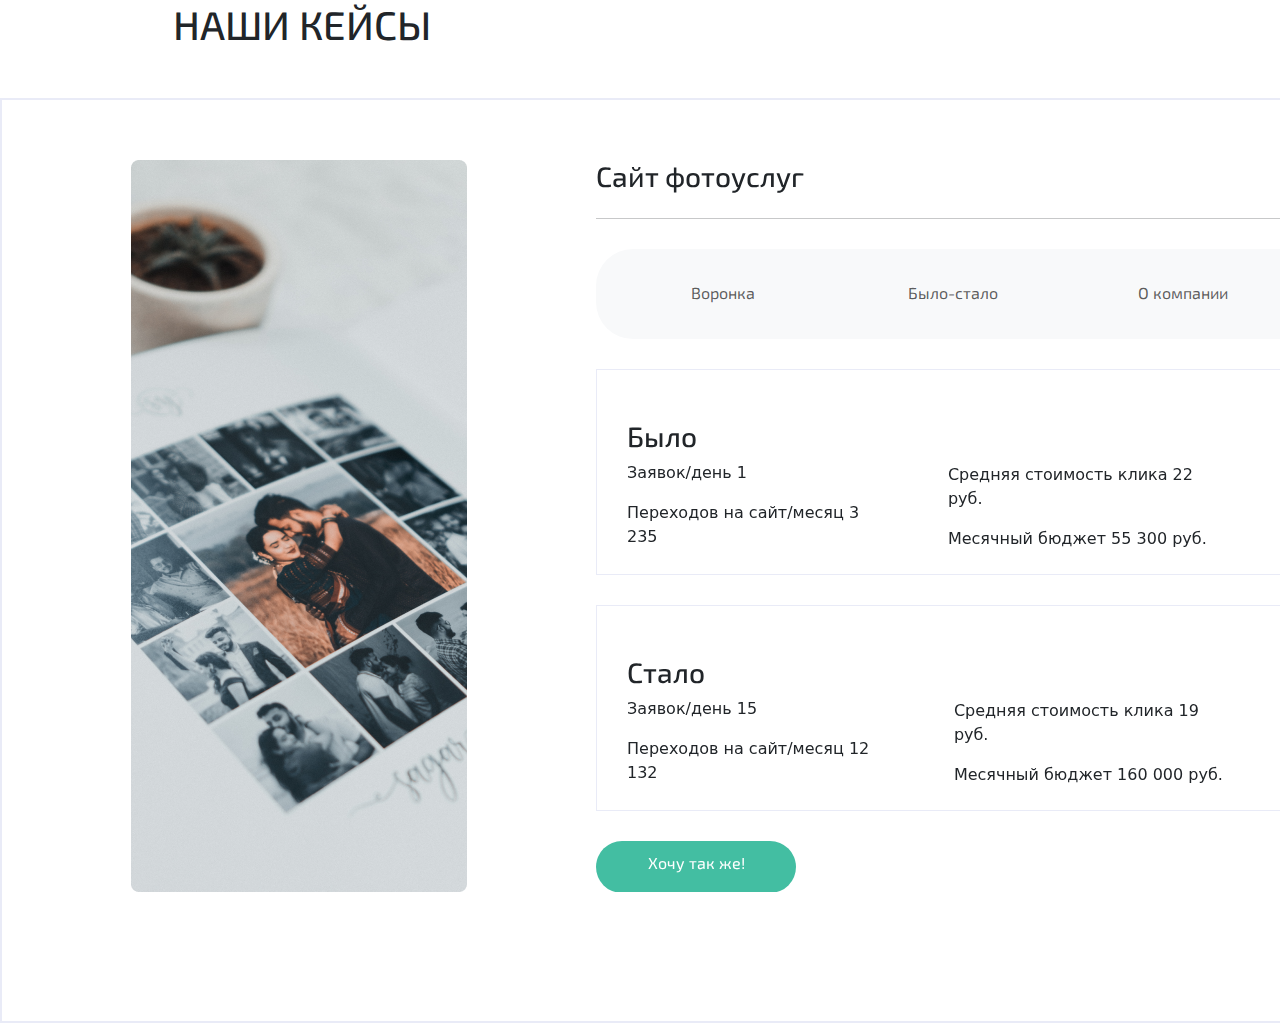
<file: index.html>
<!DOCTYPE html>
<html lang="en">
<head>
    <meta charset="UTF-8">
    <meta name="viewport" content="width=device-width, initial-scale=1.0">
    <link rel="stylesheet" href="css/style.css">
    <link href="https://cdn.jsdelivr.net/npm/bootstrap@5.3.3/dist/css/bootstrap.min.css" rel="stylesheet" integrity="sha384-QWTKZyjpPEjISv5WaRU9OFeRpok6YctnYmDr5pNlyT2bRjXh0JMhjY6hW+ALEwIH" crossorigin="anonymous">
    <link rel="preconnect" href="https://fonts.googleapis.com">
    <link rel="preconnect" href="https://fonts.gstatic.com" crossorigin>
    <link href="https://fonts.googleapis.com/css2?family=Exo+2:ital,wght@0,100..900;1,100..900&display=swap" rel="stylesheet">
    <title>Тестовая верстка Wesma</title>
</head>
<body id="home">
    <div>
        <h1>НАШИ КЕЙСЫ</h1>
    </div>
    <div id="carouselExample" class="carousel slide">
      <div class="carousel-inner">
        <div class="carousel-item">
          <div class="d-flex">
          <div class="img_1">
            <img src="img/1.3.png" class="d-block w-100" alt="...">
          </div>
          <div>
            <div class="information">
              <div class="d-flex">
                <div>
                  <h3>Сайт фотоуслуг</h3>
                </div>
                <div class="icon_photosfera text-right">
                  <img src="icons/13 2.png" alt="">
                </div>
                <hr>
              </div>
              <div>
                <nav class="navbar navbar-expand-lg navbar-light bg-light">
                  <div class="container-fluid">
                    <button class="navbar-toggler" type="button" data-bs-toggle="collapse" data-bs-target="#navbarNavAltMarkup" aria-controls="navbarNavAltMarkup" aria-expanded="false" aria-label="Toggle navigation">
                      <span class="navbar-toggler-icon"></span>
                    </button>
                    <div class="collapse navbar-collapse" id="navbarNavAltMarkup">
                      <div class="navbar-nav">
                        <a class="nav-link" href="#">Воронка</a>
                        <a class="nav-link"  href="index.html">Было-стало</a>
                        <a class="nav-link"  href="company.html">О компании</a>
                        <a class="nav-link" href="#">Что сделали</a>
                      </div>
                    </div>
                  </div>
                </nav>
              </div>
            <div class="information_2 d-flex">
              <div class="subject">
                <h3>Тематика</h3>
                <p style="margin-top: 30px;">Фотоуслуги</p>
                <h3>Региональность</h3>
                <p style="margin-top: 30px;">Москва/МО, Санкт-Петербург/ЛО, Владимир, Новокузнецк, Орел, Тверь, Краснодар, Нижний Новгород, Брянск</p>
              </div>
              <div class="subject">
                <div>
                  <h3>Цели</h3>
                  <ul>
                    <li style="margin-top: 30px;">увеличить количество заявок с сайта;</li>
                    <li style="margin-top: 30px;">уменьшить стоимость заявки.</li>
                  </ul> 
                </div>
              </div>
            </div>
            <hr>
            <div class="information_button">
              <button type="button" class="btn btn_1" style="color: white; margin-top: 3px;">Хочу так же!</button>
            </div>
          </div>
        </div>
      </div>
      </div>
      <div class="carousel-item active">
        <div class="d-flex">
          <div class="img_1">
            <img src="img/1.3.png" class="d-block w-100" alt="...">
          </div>
          <div>
            <div class="information">
              <div class="d-flex">
                <div>
                  <h3>Сайт фотоуслуг</h3>
                </div>
                <div class="icon_photosfera text-right">
                  <img src="icons/13 2.png" alt="">
                </div>
              </div>
              <hr>
              <div>
                <nav class="navbar navbar-expand-lg navbar-light bg-light">
                  <div class="container-fluid">
                    <button class="navbar-toggler" type="button" data-bs-toggle="collapse" data-bs-target="#navbarNavAltMarkup" aria-controls="navbarNavAltMarkup" aria-expanded="false" aria-label="Toggle navigation">
                      <span class="navbar-toggler-icon"></span>
                    </button>
                    <div class="collapse navbar-collapse" id="navbarNavAltMarkup">
                      <div class="navbar-nav">
                        <a class="nav-link" href="#">Воронка</a>
                        <a class="nav-link" href="index.html">Было-стало</a>
                        <a class="nav-link" href="company.html">О компании</a>
                        <a class="nav-link" href="#">Что сделали</a>
                      </div>
                    </div>
                  </div>
                </nav>
              </div>
            <div class="information_3">
              <div class="subject_1 d-flex">
                <div class="prices d-flex">
                  <div class="old_price_1">
                    <h3>Было</h3>
                    <p>Заявок/день 1</p>
                    <p>Переходов на сайт/месяц 3 235</p>
                  </div>
                  <div class="old_price_2">
                      <p>Средняя стоимость клика 22 руб.</p>
                      <p>Месячный бюджет 55 300 руб.</p>
                  </div>
                </div>
                <div class="price">
                  <p class="price_1">Стоимость заявки</p>
                  <p class="price_2">1 900 руб.</p>
                </div>
              </div>
              <div class="subject_2 d-flex">
                <div class="d-flex prices">
                  <div class="old_price_1">
                    <h3>Стало</h3>
                    <p>Заявок/день 15</p>
                    <p>Переходов на сайт/месяц 12 132</p>
                  </div>
                  <div class="old_price_2">
                      <p>Средняя стоимость клика 19 руб.</p>
                      <p>Месячный бюджет 160 000 руб.</p>
                  </div>
                </div>
                <div class="price">
                  <p class="price_1">Стоимость заявки</p>
                  <p class="price_2">353 руб.</p>
                </div>
              </div>
            </div>
            <div class="information_button">
              <button type="button" class="btn btn_1" style="color: white; margin-top: 3px;">Хочу так же!</button>
            </div>
          </div>
        </div>
      </div>
      </div>
      </div>
    </div>
      <button class="carousel-control-prev" type="button" data-bs-target="#carouselExample" data-bs-slide="prev">
        <span class="carousel-control-prev-icon" aria-hidden="true"></span>
        <span class="visually-hidden">Previous</span>
      </button>
      <button class="carousel-control-next" type="button" data-bs-target="#carouselExample" data-bs-slide="next">
        <span class="carousel-control-next-icon" aria-hidden="true"></span>
        <span class="visually-hidden">Next</span>
      </button>
    </div>
    <div class="arrows">
      <img src="img/Group 94.png" class="d-block w-100" alt="...">
    </div>
    <script src="js/script.js"></script>
    <script src="https://cdn.jsdelivr.net/npm/bootstrap@5.3.3/dist/js/bootstrap.bundle.min.js" integrity="sha384-YvpcrYf0tY3lHB60NNkmXc5s9fDVZLESaAA55NDzOxhy9GkcIdslK1eN7N6jIeHz" crossorigin="anonymous"></script>
    
</body>
</html>
</file>
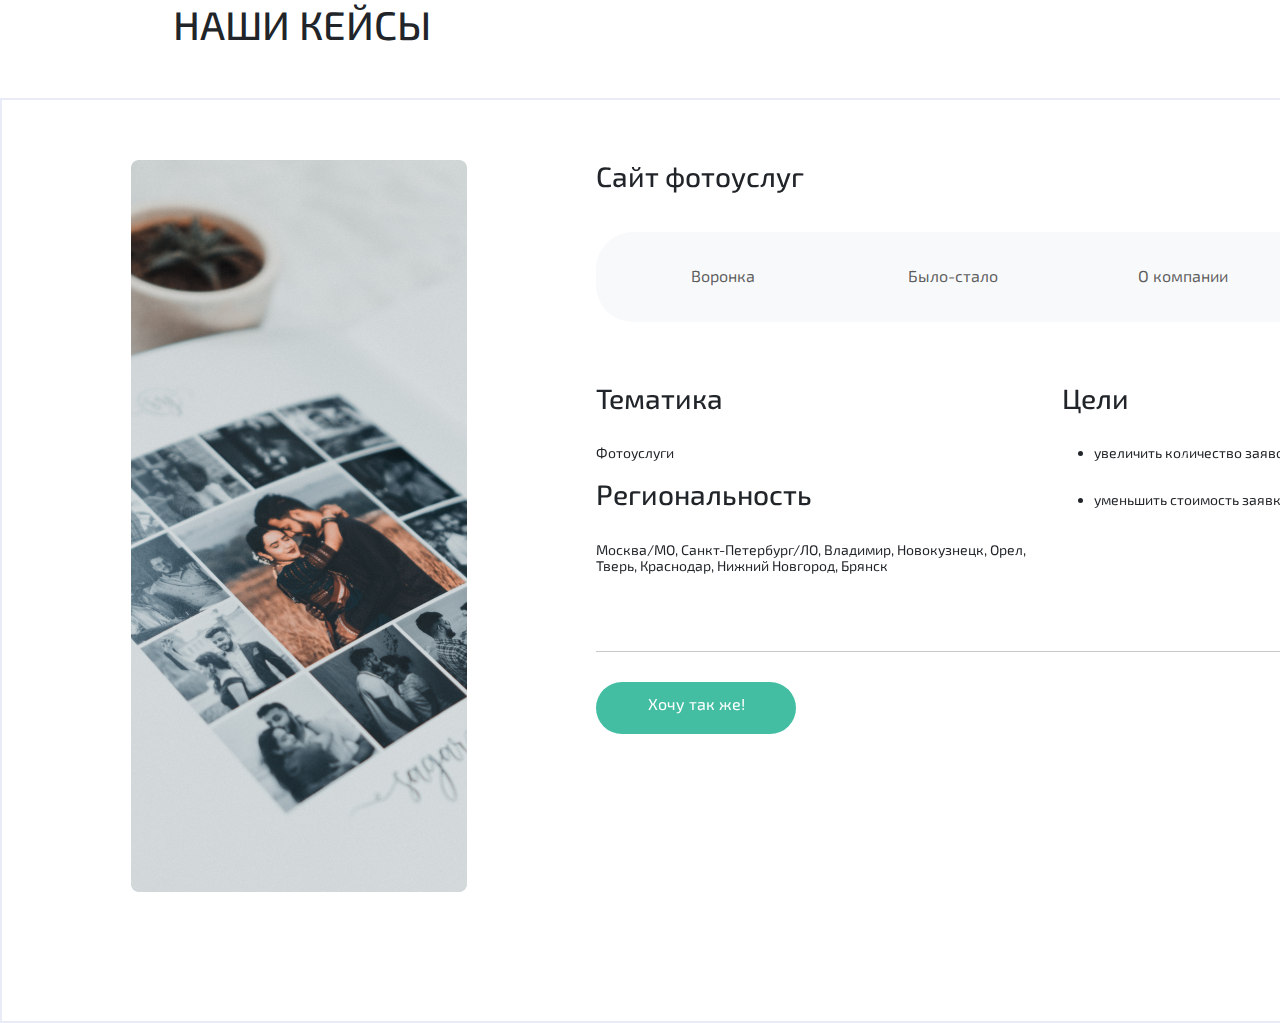
<file: company.html>
<!DOCTYPE html>
<html lang="en">
<head>
    <meta charset="UTF-8">
    <meta name="viewport" content="width=device-width, initial-scale=1.0">
    <link rel="stylesheet" href="css/style.css">
    <link href="https://cdn.jsdelivr.net/npm/bootstrap@5.3.3/dist/css/bootstrap.min.css" rel="stylesheet" integrity="sha384-QWTKZyjpPEjISv5WaRU9OFeRpok6YctnYmDr5pNlyT2bRjXh0JMhjY6hW+ALEwIH" crossorigin="anonymous">
    <link rel="preconnect" href="https://fonts.googleapis.com">
    <link rel="preconnect" href="https://fonts.gstatic.com" crossorigin>
    <link href="https://fonts.googleapis.com/css2?family=Exo+2:ital,wght@0,100..900;1,100..900&display=swap" rel="stylesheet">
    <title>Тестовая верстка Wesma</title>
</head>
<body id="home">
    <div>
        <h1>НАШИ КЕЙСЫ</h1>
    </div>
    <div id="carouselExample" class="carousel slide">
      <div class="carousel-inner">
        <div class="carousel-item active">
          <div class="d-flex">
          <div class="img_1">
            <img src="img/1.3.png" class="d-block w-100" alt="...">
          </div>
          <div>
            <div class="information">
              <div class="d-flex">
                <div>
                  <h3>Сайт фотоуслуг</h3>
                </div>
                <div class="icon_photosfera text-right">
                  <img src="icons/13 2.png" alt="">
                </div>
                <hr>
              </div>
              <div>
                <nav class="navbar navbar-expand-lg navbar-light bg-light">
                  <div class="container-fluid">
                    <button class="navbar-toggler" type="button" data-bs-toggle="collapse" data-bs-target="#navbarNavAltMarkup" aria-controls="navbarNavAltMarkup" aria-expanded="false" aria-label="Toggle navigation">
                      <span class="navbar-toggler-icon"></span>
                    </button>
                    <div class="collapse navbar-collapse" id="navbarNavAltMarkup">
                      <div class="navbar-nav">
                        <a class="nav-link" href="#">Воронка</a>
                        <a class="nav-link"  href="index.html">Было-стало</a>
                        <a class="nav-link"  href="company.html">О компании</a>
                        <a class="nav-link" href="#">Что сделали</a>
                      </div>
                    </div>
                  </div>
                </nav>
              </div>
            <div class="information_2 d-flex">
              <div class="subject">
                <h3>Тематика</h3>
                <p style="margin-top: 30px;">Фотоуслуги</p>
                <h3>Региональность</h3>
                <p style="margin-top: 30px;">Москва/МО, Санкт-Петербург/ЛО, Владимир, Новокузнецк, Орел, Тверь, Краснодар, Нижний Новгород, Брянск</p>
              </div>
              <div class="subject">
                <div>
                  <h3>Цели</h3>
                  <ul>
                    <li style="margin-top: 30px;">увеличить количество заявок с сайта;</li>
                    <li style="margin-top: 30px;">уменьшить стоимость заявки.</li>
                  </ul> 
                </div>
              </div>
            </div>
            <hr>
            <div class="information_button">
              <button type="button" class="btn btn_1" style="color: white; margin-top: 3px;">Хочу так же!</button>
            </div>
          </div>
        </div>
      </div>
      </div>
      <div class="carousel-item">
        <div class="d-flex">
          <div class="img_1">
            <img src="img/1.3.png" class="d-block w-100" alt="...">
          </div>
          <div>
            <div class="information">
              <div class="d-flex">
                <div>
                  <h3>Сайт фотоуслуг</h3>
                </div>
                <div class="icon_photosfera text-right">
                  <img src="icons/13 2.png" alt="">
                </div>
              </div>
              <hr>
              <div>
                <nav class="navbar navbar-expand-lg navbar-light bg-light">
                  <div class="container-fluid">
                    <button class="navbar-toggler" type="button" data-bs-toggle="collapse" data-bs-target="#navbarNavAltMarkup" aria-controls="navbarNavAltMarkup" aria-expanded="false" aria-label="Toggle navigation">
                      <span class="navbar-toggler-icon"></span>
                    </button>
                    <div class="collapse navbar-collapse" id="navbarNavAltMarkup">
                      <div class="navbar-nav">
                        <a class="nav-link" href="#">Воронка</a>
                        <a class="nav-link" href="index.html">Было-стало</a>
                        <a class="nav-link" href="company.html">О компании</a>
                        <a class="nav-link" href="#">Что сделали</a>
                      </div>
                    </div>
                  </div>
                </nav>
              </div>
            <div class="information_3">
              <div class="subject_1 d-flex">
                <div class="prices d-flex">
                  <div class="old_price_1">
                    <h3>Было</h3>
                    <p>Заявок/день 1</p>
                    <p>Переходов на сайт/месяц 3 235</p>
                  </div>
                  <div class="old_price_2">
                      <p>Средняя стоимость клика 22 руб.</p>
                      <p>Месячный бюджет 55 300 руб.</p>
                  </div>
                </div>
                <div class="price">
                  <p class="price_1">Стоимость заявки</p>
                  <p class="price_2">1 900 руб.</p>
                </div>
              </div>
              <div class="subject_2 d-flex">
                <div class="d-flex prices">
                  <div class="old_price_1">
                    <h3>Стало</h3>
                    <p>Заявок/день 15</p>
                    <p>Переходов на сайт/месяц 12 132</p>
                  </div>
                  <div class="old_price_2">
                      <p>Средняя стоимость клика 19 руб.</p>
                      <p>Месячный бюджет 160 000 руб.</p>
                  </div>
                </div>
                <div class="price">
                  <p class="price_1">Стоимость заявки</p>
                  <p class="price_2">353 руб.</p>
                </div>
              </div>
            </div>
            <div class="information_button">
              <button type="button" class="btn btn_1" style="color: white; margin-top: 3px;">Хочу так же!</button>
            </div>
          </div>
        </div>
      </div>
      </div>
      </div>
    </div>
      <button class="carousel-control-prev" type="button" data-bs-target="#carouselExample" data-bs-slide="prev">
        <span class="carousel-control-prev-icon" aria-hidden="true"></span>
        <span class="visually-hidden">Previous</span>
      </button>
      <button class="carousel-control-next" type="button" data-bs-target="#carouselExample" data-bs-slide="next">
        <span class="carousel-control-next-icon" aria-hidden="true"></span>
        <span class="visually-hidden">Next</span>
      </button>
    </div>
    <div class="arrows">
      <img src="img/Group 94.png" class="d-block w-100" alt="...">
    </div>
    <script src="js/script.js"></script>
    <script src="https://cdn.jsdelivr.net/npm/bootstrap@5.3.3/dist/js/bootstrap.bundle.min.js" integrity="sha384-YvpcrYf0tY3lHB60NNkmXc5s9fDVZLESaAA55NDzOxhy9GkcIdslK1eN7N6jIeHz" crossorigin="anonymous"></script>
    
</body>
</html>
</file>
<file: css/style.css>
* {
  margin: 0;
  padding: 0;
}

@font-face {
  font-family: Exo 2;
  src: url(../fonts/Exo2-SemiBold.ttf);
}
h1 {
  color: #333333;
  font-family: "Exo 2", sans-serif;
  font-size: 60px;
  font-weight: 600;
  line-height: 72px;
  text-align: left;
  margin-left: 173px;
}

h3 {
  font-family: "Exo 2", sans-serif;
  font-size: 23px;
  font-weight: 600;
  line-height: 27.6px;
  text-align: left;
}

.icon_photosfera {
  margin-left: auto;
  margin-right: 0;
}

.navbar {
  width: 930px;
  height: 90px;
  border-radius: 37px 37px 37px 37px;
  opacity: 0px;
  background-color: #E9EBF7;
  text-align: center;
  margin-top: 30px;
}

a {
  font-family: "Exo 2", sans-serif;
  font-size: 14px;
  font-weight: 400;
  line-height: 16.8px;
  text-align: center;
  color: #AAAAAA;
  width: 230px;
}

nav a:hover {
  width: 230px;
  height: 52px;
  background-color: #FFFFFF;
  border-radius: 37px 37px 37px 37px;
  align-items: center;
  margin-top: 20px;
}
nav a.active {
  width: 230px;
  height: 52px;
  background-color: #FFFFFF;
  border-radius: 37px 37px 37px 37px;
  align-items: center;
  margin-top: 20px;
}

.home {
  width: 230px;
  height: 52px;
  background-color: #FFFFFF;
  border-radius: 37px 37px 37px 37px;
  align-items: center;
  margin-top: 20px;
  background-color: red;
}

.img_1 {
  width: 336px;
  height: 732px;
  margin-top: 60px;
  margin-left: 129px;
  border-radius: 8px 0px 0px 0px;
  opacity: 0px;
}

.information {
  width: 932px;
  height: 462px;
  margin-top: 60px;
  margin-left: 129px;
  gap: 30px;
  opacity: 0px;
}

.subject {
  width: 50%;
  font-family: "Exo 2", sans-serif;
  font-size: 14px;
  font-weight: 400;
  line-height: 16.8px;
  text-align: left;
}

.information_2 {
  margin-top: 60px;
  margin-bottom: 60px;
}

.information_button {
  font-family: "Exo 2", sans-serif;
  font-size: 14px;
  font-weight: 400;
  line-height: 16.8px;
  width: 200px;
  height: 52px;
  top: 410px;
  margin-top: 30px;
  opacity: 0px;
  background-color: #43BEA2;
  color: #FFFFFF;
  text-align: center;
  border-radius: 34px 34px 34px 34px;
}

.btn_1 {
  color: #FFFFFF;
}

.arrows {
  position: absolute;
  margin-top: -650px;
}

.slide {
  border: 2px solid #E9EBF7;
  width: 1580px;
  height: 925px;
  margin: 0 auto;
  margin-top: 50px;
}

hr {
  border: 1px solid #E9EBF7;
  margin-top: 60px;
}

.information_3 {
  margin-top: 30px;
  margin-bottom: 30px;
}

.subject_1 {
  width: 930px;
  height: 206px;
  border: 1px 0px 0px 0px;
  opacity: 0px;
  border: 1px solid #E9EBF7;
}

.subject_2 {
  width: 930px;
  height: 206px;
  border: 1px 0px 0px 0px;
  opacity: 0px;
  border: 1px solid #E9EBF7;
  margin-top: 30px;
}

.price {
  background-image: url(../img/Ellipse\ 15.png);
  width: 163px;
  height: 163px;
  margin: 20px 0 0 110px;
}

.old_price_1 {
  margin: 50px 30px 30px 30px;
}

.old_price_2 {
  margin: 93px 30px 30px 30px;
}

.price_1 {
  font-family: "Exo 2", sans-serif;
  font-size: 14px;
  font-weight: 600;
  line-height: 16.8px;
  text-align: center;
  margin-top: 50px;
}

.price_2 {
  font-family: "Exo 2", sans-serif;
  font-size: 23px;
  font-weight: 700;
  line-height: 27.6px;
  text-align: center;
}

@media screen and (max-width: 1900px) {
  .arrows {
    display: none;
  }
}
@media screen and (max-width: 480px) and (min-width: 320px) {
  .information_2 {
    display: flex;
    flex-direction: column-reverse;
  }
  h1 {
    margin-left: 0px;
  }
  .information {
    margin-left: 0px;
  }
  .img_1 {
    margin-left: 0px;
  }
}/*# sourceMappingURL=style.css.map */
</file>
